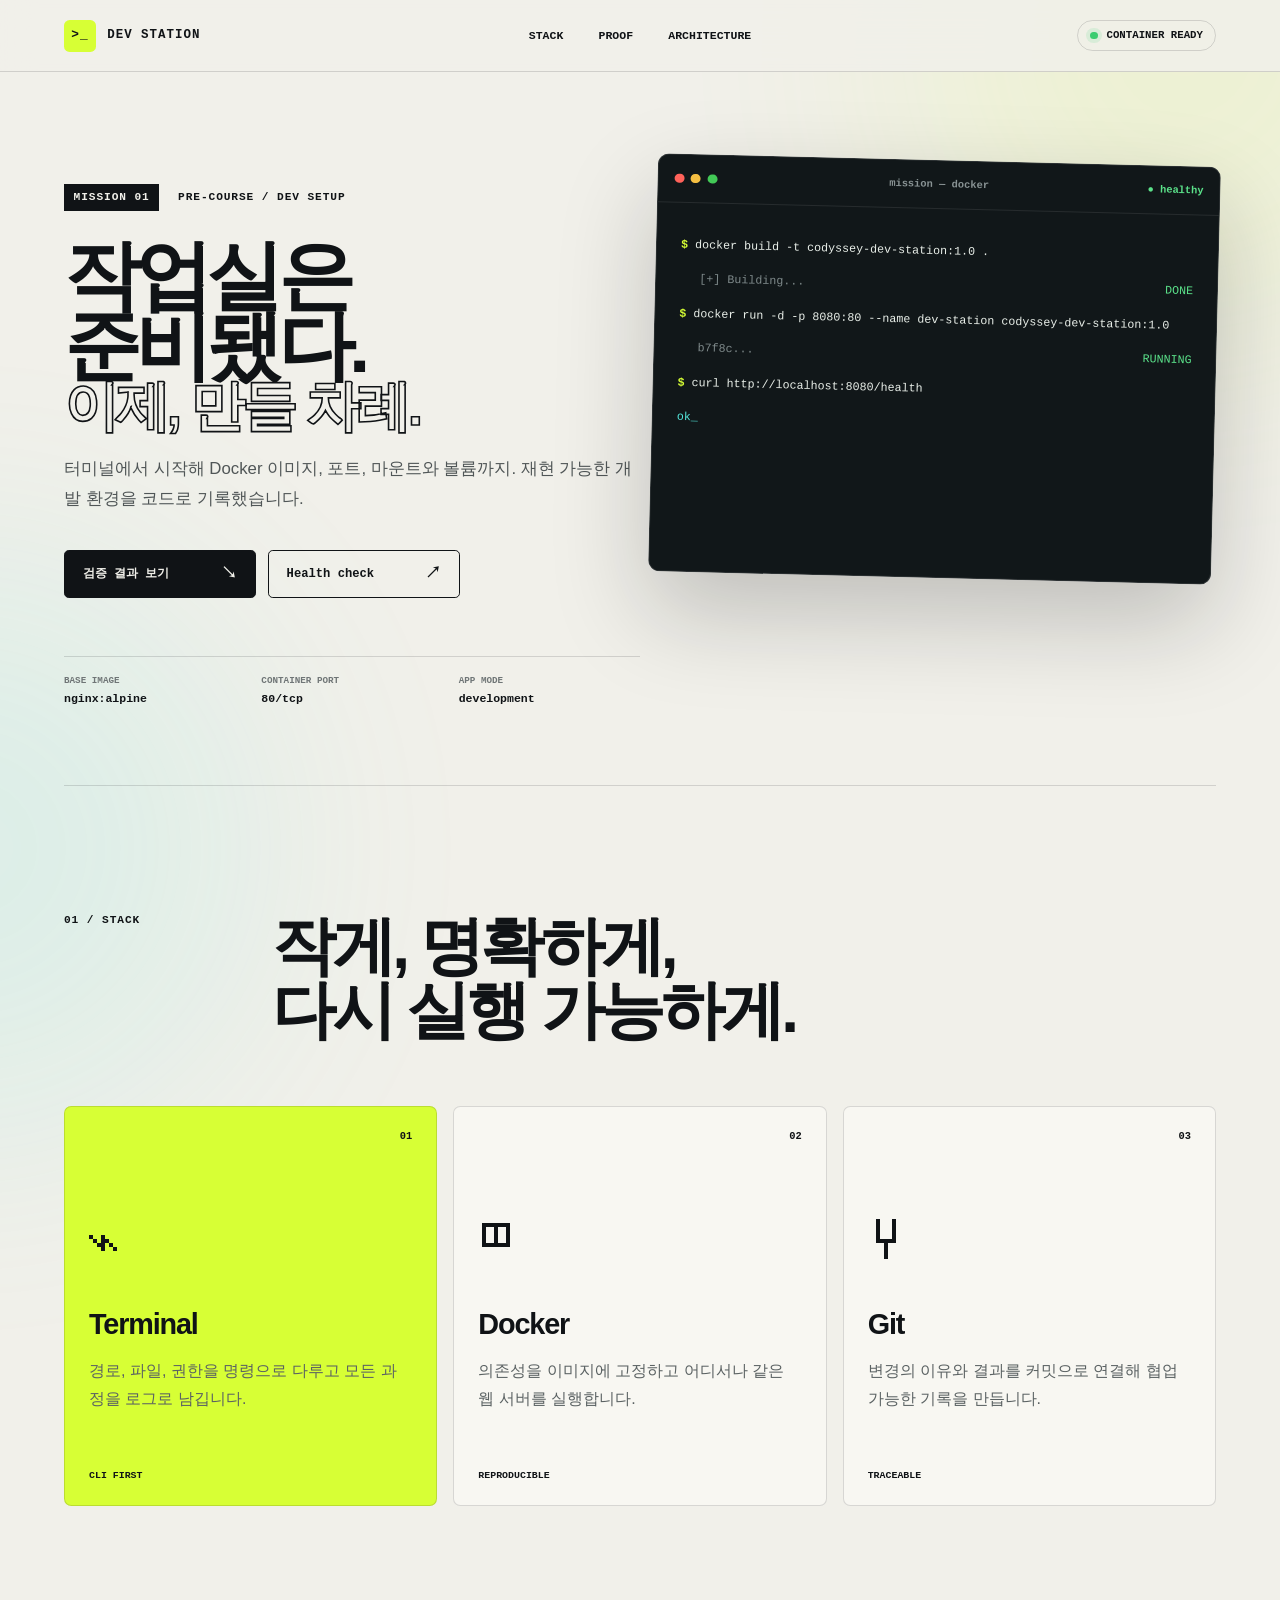
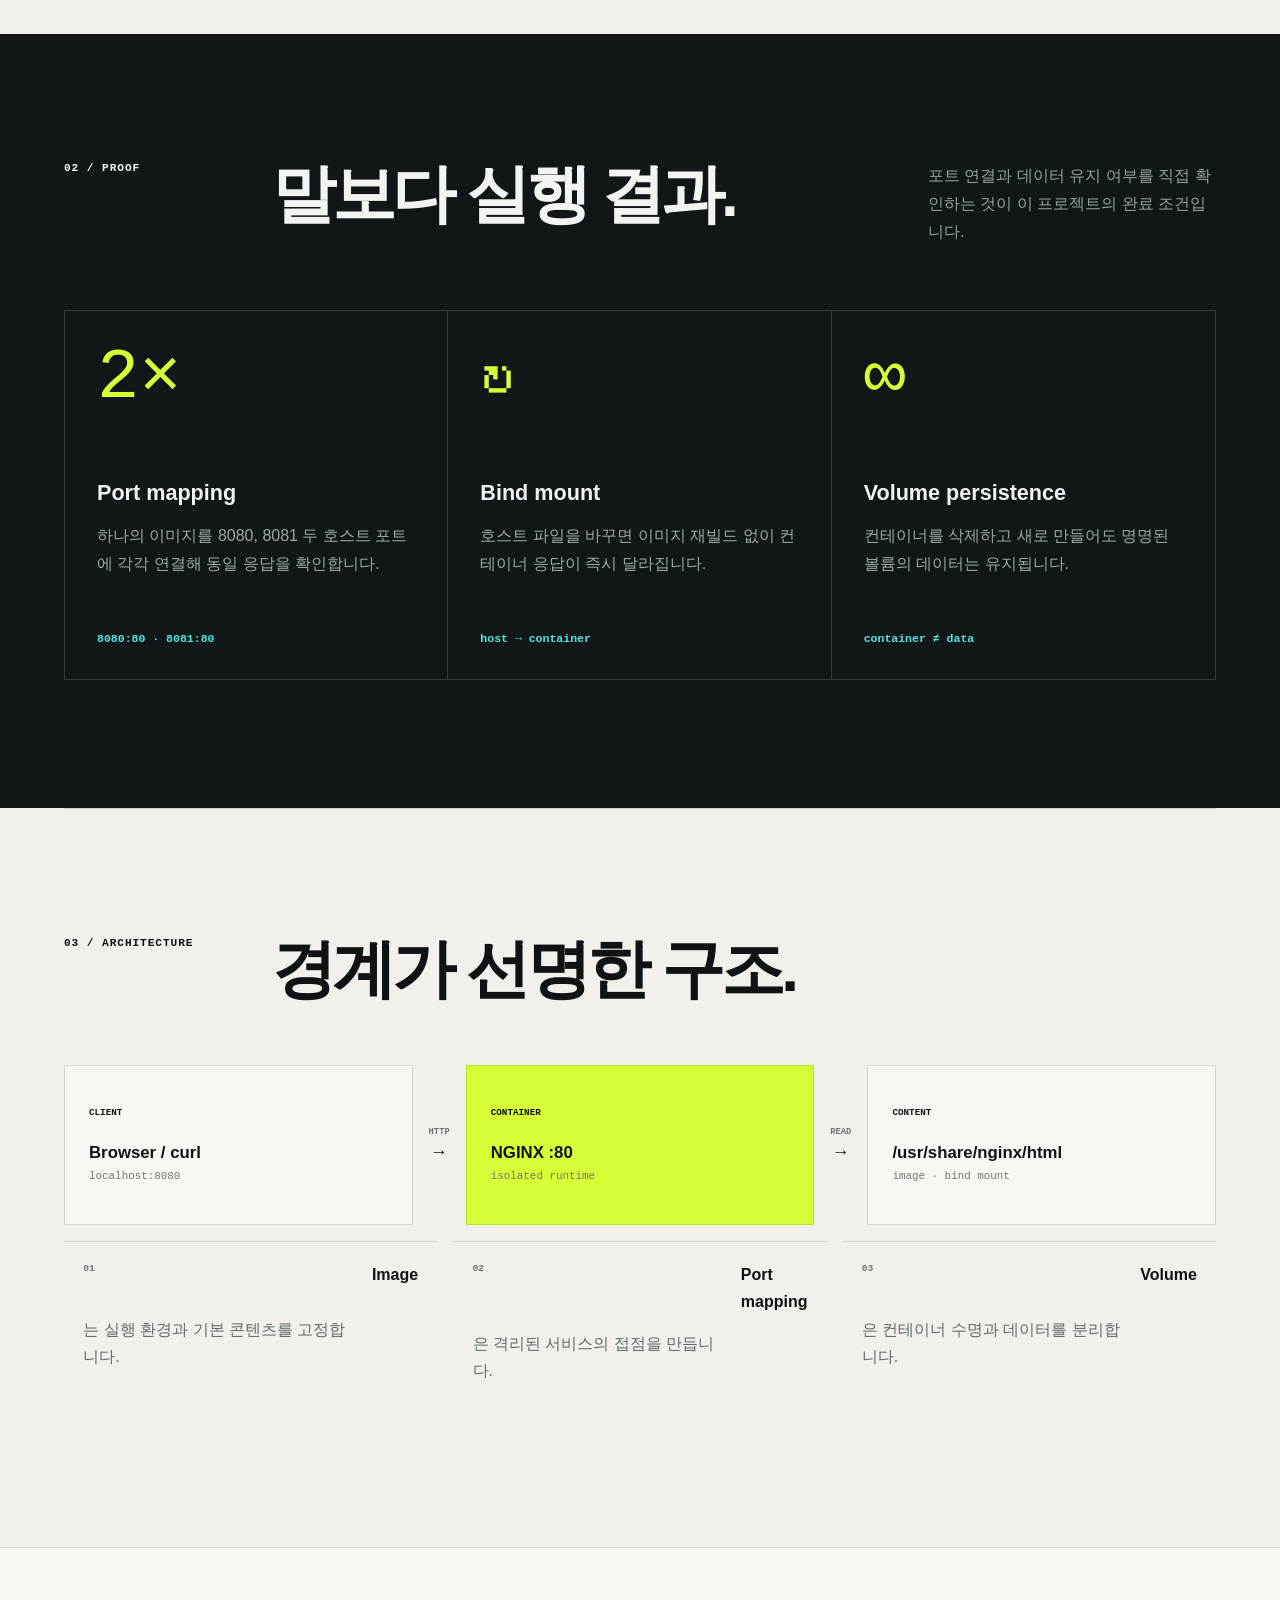
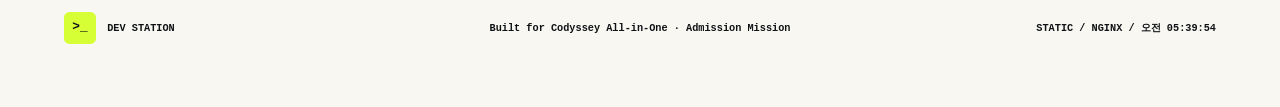
<file: site/index.html>
<!doctype html>
<html lang="ko">
<head>
  <meta charset="utf-8">
  <meta name="viewport" content="width=device-width, initial-scale=1">
  <meta name="description" content="Codyssey 올인원 1기 입학 연수 Docker 미션 결과물">
  <title>Dev Station | Codyssey Mission</title>
  <link rel="icon" href="favicon.svg" type="image/svg+xml">
  <link rel="stylesheet" href="styles.css">
</head>
<body>
  <div class="ambient ambient-one" aria-hidden="true"></div>
  <div class="ambient ambient-two" aria-hidden="true"></div>

  <header class="site-header">
    <a class="brand" href="#top" aria-label="Dev Station 홈">
      <span class="brand-mark">&gt;_</span>
      <span>DEV STATION</span>
    </a>
    <nav aria-label="주요 메뉴">
      <a href="#stack">Stack</a>
      <a href="#proof">Proof</a>
      <a href="#architecture">Architecture</a>
    </nav>
    <span class="live-pill"><span></span> container ready</span>
  </header>

  <main id="top">
    <section class="hero">
      <div class="eyebrow"><span>MISSION 01</span> PRE-COURSE / DEV SETUP</div>
      <h1>작업실은<br>준비됐다.<br><em>이제, 만들 차례.</em></h1>
      <p class="hero-copy">터미널에서 시작해 Docker 이미지, 포트, 마운트와 볼륨까지. 재현 가능한 개발 환경을 코드로 기록했습니다.</p>
      <div class="hero-actions">
        <a class="button primary" href="#proof">검증 결과 보기 <span>↘</span></a>
        <a class="button ghost" href="/health">Health check <span>↗</span></a>
      </div>
      <div class="hero-meta" aria-label="프로젝트 핵심 정보">
        <div><span>BASE IMAGE</span><strong>nginx:alpine</strong></div>
        <div><span>CONTAINER PORT</span><strong>80/tcp</strong></div>
        <div><span>APP MODE</span><strong>development</strong></div>
      </div>
    </section>

    <section class="terminal-card" aria-label="터미널 실행 예시">
      <div class="terminal-bar">
        <div class="lights" aria-hidden="true"><i></i><i></i><i></i></div>
        <span>mission — docker</span>
        <span class="terminal-state">● healthy</span>
      </div>
      <div class="terminal-body">
        <p><b>$</b> docker build -t codyssey-dev-station:1.0 .</p>
        <p class="muted">[+] Building... <span class="ok">DONE</span></p>
        <p><b>$</b> docker run -d -p 8080:80 --name dev-station codyssey-dev-station:1.0</p>
        <p class="muted">b7f8c... <span class="ok">RUNNING</span></p>
        <p><b>$</b> curl http://localhost:8080/health</p>
        <p class="response">ok<span class="cursor">_</span></p>
      </div>
    </section>

    <section class="section" id="stack">
      <div class="section-heading">
        <span>01 / STACK</span>
        <h2>작게, 명확하게,<br>다시 실행 가능하게.</h2>
      </div>
      <div class="stack-grid">
        <article class="stack-card featured">
          <span class="card-index">01</span>
          <div class="icon-shell">⌁</div>
          <h3>Terminal</h3>
          <p>경로, 파일, 권한을 명령으로 다루고 모든 과정을 로그로 남깁니다.</p>
          <span class="tag">CLI FIRST</span>
        </article>
        <article class="stack-card">
          <span class="card-index">02</span>
          <div class="icon-shell">◫</div>
          <h3>Docker</h3>
          <p>의존성을 이미지에 고정하고 어디서나 같은 웹 서버를 실행합니다.</p>
          <span class="tag">REPRODUCIBLE</span>
        </article>
        <article class="stack-card">
          <span class="card-index">03</span>
          <div class="icon-shell">⑂</div>
          <h3>Git</h3>
          <p>변경의 이유와 결과를 커밋으로 연결해 협업 가능한 기록을 만듭니다.</p>
          <span class="tag">TRACEABLE</span>
        </article>
      </div>
    </section>

    <section class="proof-section" id="proof">
      <div class="section-heading light">
        <span>02 / PROOF</span>
        <h2>말보다 실행 결과.</h2>
        <p>포트 연결과 데이터 유지 여부를 직접 확인하는 것이 이 프로젝트의 완료 조건입니다.</p>
      </div>
      <div class="proof-grid">
        <article>
          <span class="proof-number">2×</span>
          <h3>Port mapping</h3>
          <p>하나의 이미지를 8080, 8081 두 호스트 포트에 각각 연결해 동일 응답을 확인합니다.</p>
          <code>8080:80 · 8081:80</code>
        </article>
        <article>
          <span class="proof-number">↻</span>
          <h3>Bind mount</h3>
          <p>호스트 파일을 바꾸면 이미지 재빌드 없이 컨테이너 응답이 즉시 달라집니다.</p>
          <code>host → container</code>
        </article>
        <article>
          <span class="proof-number">∞</span>
          <h3>Volume persistence</h3>
          <p>컨테이너를 삭제하고 새로 만들어도 명명된 볼륨의 데이터는 유지됩니다.</p>
          <code>container ≠ data</code>
        </article>
      </div>
    </section>

    <section class="section architecture" id="architecture">
      <div class="section-heading">
        <span>03 / ARCHITECTURE</span>
        <h2>경계가 선명한 구조.</h2>
      </div>
      <div class="flow" role="img" aria-label="브라우저 요청이 호스트 포트를 거쳐 NGINX 컨테이너와 정적 파일에 도달하는 구조">
        <div class="flow-node"><small>CLIENT</small><strong>Browser / curl</strong><span>localhost:8080</span></div>
        <div class="flow-arrow"><span>HTTP</span>→</div>
        <div class="flow-node accent"><small>CONTAINER</small><strong>NGINX :80</strong><span>isolated runtime</span></div>
        <div class="flow-arrow"><span>READ</span>→</div>
        <div class="flow-node"><small>CONTENT</small><strong>/usr/share/nginx/html</strong><span>image · bind mount</span></div>
      </div>
      <div class="principles">
        <p><span>01</span><strong>Image</strong>는 실행 환경과 기본 콘텐츠를 고정합니다.</p>
        <p><span>02</span><strong>Port mapping</strong>은 격리된 서비스의 접점을 만듭니다.</p>
        <p><span>03</span><strong>Volume</strong>은 컨테이너 수명과 데이터를 분리합니다.</p>
      </div>
    </section>
  </main>

  <footer>
    <div>
      <span class="brand-mark">&gt;_</span>
      <strong>DEV STATION</strong>
    </div>
    <p>Built for Codyssey All-in-One · Admission Mission</p>
    <p id="runtime">STATIC / NGINX / READY</p>
  </footer>

  <script src="script.js"></script>
</body>
</html>
</file>
<file: site/styles.css>
:root {
  --ink: #101316;
  --paper: #f1f0ea;
  --panel: #f8f7f2;
  --line: rgba(16, 19, 22, 0.14);
  --acid: #d7ff35;
  --cyan: #53e6da;
  --muted: #6f7576;
  --mono: "SFMono-Regular", Consolas, "Liberation Mono", monospace;
  --sans: Inter, Pretendard, "Noto Sans KR", "Segoe UI", sans-serif;
}
* { box-sizing: border-box; }

html { scroll-behavior: smooth; }

body {
  margin: 0;
  color: var(--ink);
  background: var(--paper);
  font-family: var(--sans);
  overflow-x: hidden;
}

a { color: inherit; }

.ambient {
  position: fixed;
  z-index: -1;
  width: 36rem;
  height: 36rem;
  border-radius: 50%;
  filter: blur(120px);
  opacity: 0.12;
  pointer-events: none;
}

.ambient-one { top: -15rem; right: -12rem; background: var(--acid); }
.ambient-two { top: 35rem; left: -20rem; background: var(--cyan); }

.site-header {
  position: sticky;
  top: 0;
  z-index: 10;
  height: 4.5rem;
  display: grid;
  grid-template-columns: 1fr auto 1fr;
  align-items: center;
  padding: 0 5vw;
  border-bottom: 1px solid var(--line);
  background: rgba(241, 240, 234, 0.88);
  backdrop-filter: blur(16px);
}

.brand {
  display: inline-flex;
  align-items: center;
  gap: 0.7rem;
  width: fit-content;
  font: 700 0.78rem/1 var(--mono);
  letter-spacing: 0.08em;
  text-decoration: none;
}

.brand-mark {
  display: inline-grid;
  place-items: center;
  width: 2rem;
  height: 2rem;
  border-radius: 0.35rem;
  color: var(--ink);
  background: var(--acid);
  font: 800 0.8rem/1 var(--mono);
}

nav { display: flex; gap: 2.2rem; }
nav a { font: 600 0.72rem/1 var(--mono); text-decoration: none; text-transform: uppercase; }
nav a:hover { text-decoration: underline; text-underline-offset: 0.35rem; }

.live-pill {
  justify-self: end;
  display: inline-flex;
  align-items: center;
  gap: 0.55rem;
  padding: 0.55rem 0.75rem;
  border: 1px solid var(--line);
  border-radius: 999px;
  font: 600 0.67rem/1 var(--mono);
  text-transform: uppercase;
}

.live-pill span {
  width: 0.48rem;
  height: 0.48rem;
  border-radius: 50%;
  background: #3bcc70;
  box-shadow: 0 0 0 0.25rem rgba(59, 204, 112, 0.13);
}

main { width: min(1180px, 90vw); margin: 0 auto; }

.hero {
  position: relative;
  min-height: 43rem;
  display: flex;
  flex-direction: column;
  justify-content: center;
  padding: 7rem 50% 5rem 0;
}

.eyebrow, .section-heading > span {
  font: 700 0.7rem/1.2 var(--mono);
  letter-spacing: 0.08em;
}

.eyebrow span {
  display: inline-block;
  margin-right: 0.7rem;
  padding: 0.42rem 0.6rem;
  background: var(--ink);
  color: var(--paper);
}

h1 {
  margin: 1.8rem 0 1.4rem;
  font-size: clamp(3.2rem, 6vw, 5.8rem);
  line-height: 0.92;
  letter-spacing: -0.075em;
}

h1 em {
  display: block;
  color: transparent;
  -webkit-text-stroke: 1.6px var(--ink);
  font-size: 0.72em;
  font-style: normal;
  letter-spacing: -0.065em;
}

.hero-copy {
  max-width: 38rem;
  margin: 0;
  color: #505657;
  font-size: 1.05rem;
  line-height: 1.8;
}

.hero-actions { display: flex; gap: 0.75rem; margin-top: 2.2rem; }

.button {
  display: inline-flex;
  align-items: center;
  justify-content: space-between;
  min-width: 12rem;
  padding: 0.95rem 1.1rem;
  border: 1px solid var(--ink);
  border-radius: 0.3rem;
  font: 700 0.76rem/1 var(--mono);
  text-decoration: none;
}

.button span { font-size: 1rem; }
.button.primary { color: var(--paper); background: var(--ink); }
.button.primary:hover { color: var(--ink); background: var(--acid); }
.button.ghost:hover { background: white; }

.hero-meta {
  display: grid;
  grid-template-columns: repeat(3, 1fr);
  gap: 1rem;
  margin-top: 3.6rem;
  padding-top: 1.2rem;
  border-top: 1px solid var(--line);
}

.hero-meta div { display: grid; gap: 0.5rem; }
.hero-meta span { color: var(--muted); font: 600 0.58rem/1 var(--mono); }
.hero-meta strong { font: 700 0.72rem/1 var(--mono); }

.terminal-card {
  position: absolute;
  z-index: 1;
  top: 10rem;
  right: 5vw;
  width: min(38rem, 44vw);
  overflow: hidden;
  border: 1px solid rgba(255,255,255,0.12);
  border-radius: 0.7rem;
  color: #e9efe9;
  background: #111719;
  box-shadow: 0 2.5rem 6rem rgba(16, 19, 22, 0.22);
  transform: rotate(1.4deg);
}

.terminal-bar {
  height: 3rem;
  display: grid;
  grid-template-columns: 1fr auto 1fr;
  align-items: center;
  padding: 0 1rem;
  border-bottom: 1px solid rgba(255,255,255,0.09);
  color: #899394;
  font: 600 0.65rem/1 var(--mono);
}

.lights { display: flex; gap: 0.4rem; }
.lights i { width: 0.62rem; height: 0.62rem; border-radius: 50%; background: #ff625a; }
.lights i:nth-child(2) { background: #f5bf42; }
.lights i:nth-child(3) { background: #42c956; }
.terminal-state { justify-self: end; color: #5be28a; }

.terminal-body { min-height: 23rem; padding: 2rem 1.5rem; font: 500 0.73rem/1.85 var(--mono); }
.terminal-body p { margin: 0 0 0.8rem; white-space: normal; }
.terminal-body b { color: var(--acid); }
.terminal-body .muted { padding-left: 1.2rem; color: #7e898a; }
.terminal-body .ok { float: right; color: #5be28a; }
.response { color: var(--cyan); }
.cursor { animation: blink 1s steps(2, start) infinite; }

@keyframes blink { 50% { opacity: 0; } }

.section { padding: 8rem 0; border-top: 1px solid var(--line); }

.section-heading {
  display: grid;
  grid-template-columns: 12rem 1fr;
  gap: 1rem;
  align-items: start;
  margin-bottom: 4rem;
}

.section-heading h2 {
  max-width: 46rem;
  margin: 0;
  font-size: clamp(2.6rem, 5vw, 5.2rem);
  line-height: 1;
  letter-spacing: -0.06em;
}

.stack-grid { display: grid; grid-template-columns: repeat(3, 1fr); gap: 1rem; }

.stack-card {
  position: relative;
  min-height: 25rem;
  display: flex;
  flex-direction: column;
  padding: 1.5rem;
  border: 1px solid var(--line);
  border-radius: 0.45rem;
  background: var(--panel);
  transition: transform 180ms ease, box-shadow 180ms ease;
}

.stack-card:hover { transform: translateY(-0.4rem); box-shadow: 0 1.2rem 2.4rem rgba(16, 19, 22, 0.08); }
.stack-card.featured { background: var(--acid); }
.card-index { align-self: end; font: 600 0.65rem/1 var(--mono); }
.icon-shell { margin: 4.3rem 0 2.1rem; font: 500 4rem/1 var(--mono); }
.stack-card h3 { margin: 0 0 1rem; font-size: 1.8rem; letter-spacing: -0.04em; }
.stack-card p { margin: 0; color: #5b6263; line-height: 1.75; }
.tag { margin-top: auto; padding-top: 2rem; font: 700 0.62rem/1 var(--mono); }

.proof-section {
  margin-inline: calc(50% - 50vw);
  padding: 8rem max(5vw, calc((100vw - 1180px) / 2));
  color: #f1f4f0;
  background: #111719;
}

.section-heading.light { grid-template-columns: 12rem 1fr 18rem; }
.section-heading.light p { margin: 0; color: #95a09f; line-height: 1.75; }

.proof-grid { display: grid; grid-template-columns: repeat(3, 1fr); border: 1px solid rgba(255,255,255,0.15); }
.proof-grid article { min-height: 23rem; padding: 2rem; border-right: 1px solid rgba(255,255,255,0.15); }
.proof-grid article:last-child { border-right: 0; }
.proof-number { display: block; color: var(--acid); font: 500 4.4rem/1 var(--mono); }
.proof-grid h3 { margin: 4.2rem 0 0.8rem; font-size: 1.35rem; }
.proof-grid p { min-height: 5.6rem; color: #9ca7a6; line-height: 1.7; }
.proof-grid code { font: 600 0.72rem/1 var(--mono); color: var(--cyan); }

.architecture { padding-bottom: 9rem; }

.flow {
  display: grid;
  grid-template-columns: 1fr auto 1fr auto 1fr;
  align-items: center;
  gap: 1rem;
}

.flow-node { min-height: 10rem; display: flex; flex-direction: column; justify-content: center; padding: 1.5rem; border: 1px solid var(--line); background: var(--panel); }
.flow-node.accent { background: var(--acid); }
.flow-node small { margin-bottom: 1.6rem; font: 700 0.58rem/1 var(--mono); }
.flow-node strong { font-size: 1.05rem; }
.flow-node span { margin-top: 0.5rem; color: var(--muted); font: 500 0.68rem/1 var(--mono); }
.flow-arrow { display: grid; gap: 0.5rem; font: 600 1.1rem/1 var(--mono); text-align: center; }
.flow-arrow span { color: var(--muted); font-size: 0.55rem; }

.principles { display: grid; grid-template-columns: repeat(3, 1fr); gap: 1rem; margin-top: 1rem; }
.principles p { display: grid; grid-template-columns: auto 1fr; gap: 0.9rem; margin: 0; padding: 1.2rem; border-top: 1px solid var(--line); color: #636a6b; line-height: 1.7; }
.principles span { color: var(--muted); font: 600 0.6rem/1.7 var(--mono); }
.principles strong { color: var(--ink); }

footer {
  min-height: 10rem;
  display: grid;
  grid-template-columns: 1fr auto 1fr;
  align-items: center;
  padding: 2rem 5vw;
  border-top: 1px solid var(--line);
  background: var(--panel);
  font: 600 0.64rem/1.4 var(--mono);
}

footer div { display: flex; align-items: center; gap: 0.7rem; }
footer p:last-child { justify-self: end; }

@media (max-width: 900px) {
  .site-header { grid-template-columns: 1fr auto; }
  nav { display: none; }
  .hero { min-height: auto; padding: 6rem 0 3rem; }
  .terminal-card { position: relative; inset: auto; width: 100%; margin: 0 0 6rem; transform: none; }
  .stack-grid, .proof-grid, .principles { grid-template-columns: 1fr; }
  .proof-grid article { border-right: 0; border-bottom: 1px solid rgba(255,255,255,0.15); }
  .section-heading, .section-heading.light { grid-template-columns: 1fr; }
  .flow { grid-template-columns: 1fr; }
  .flow-arrow { transform: rotate(90deg); justify-self: center; }
  footer { grid-template-columns: 1fr; gap: 1rem; }
  footer p, footer p:last-child { justify-self: start; margin: 0; }
}

@media (max-width: 560px) {
  .site-header { padding-inline: 1rem; }
  .live-pill { font-size: 0; }
  .hero-meta { grid-template-columns: 1fr; }
  .hero-actions { flex-direction: column; }
  .button { width: 100%; }
  .section { padding: 5.5rem 0; }
  .proof-section { padding-block: 5.5rem; }
  .terminal-body { padding: 1.4rem 1rem; font-size: 0.66rem; }
}
</file>
